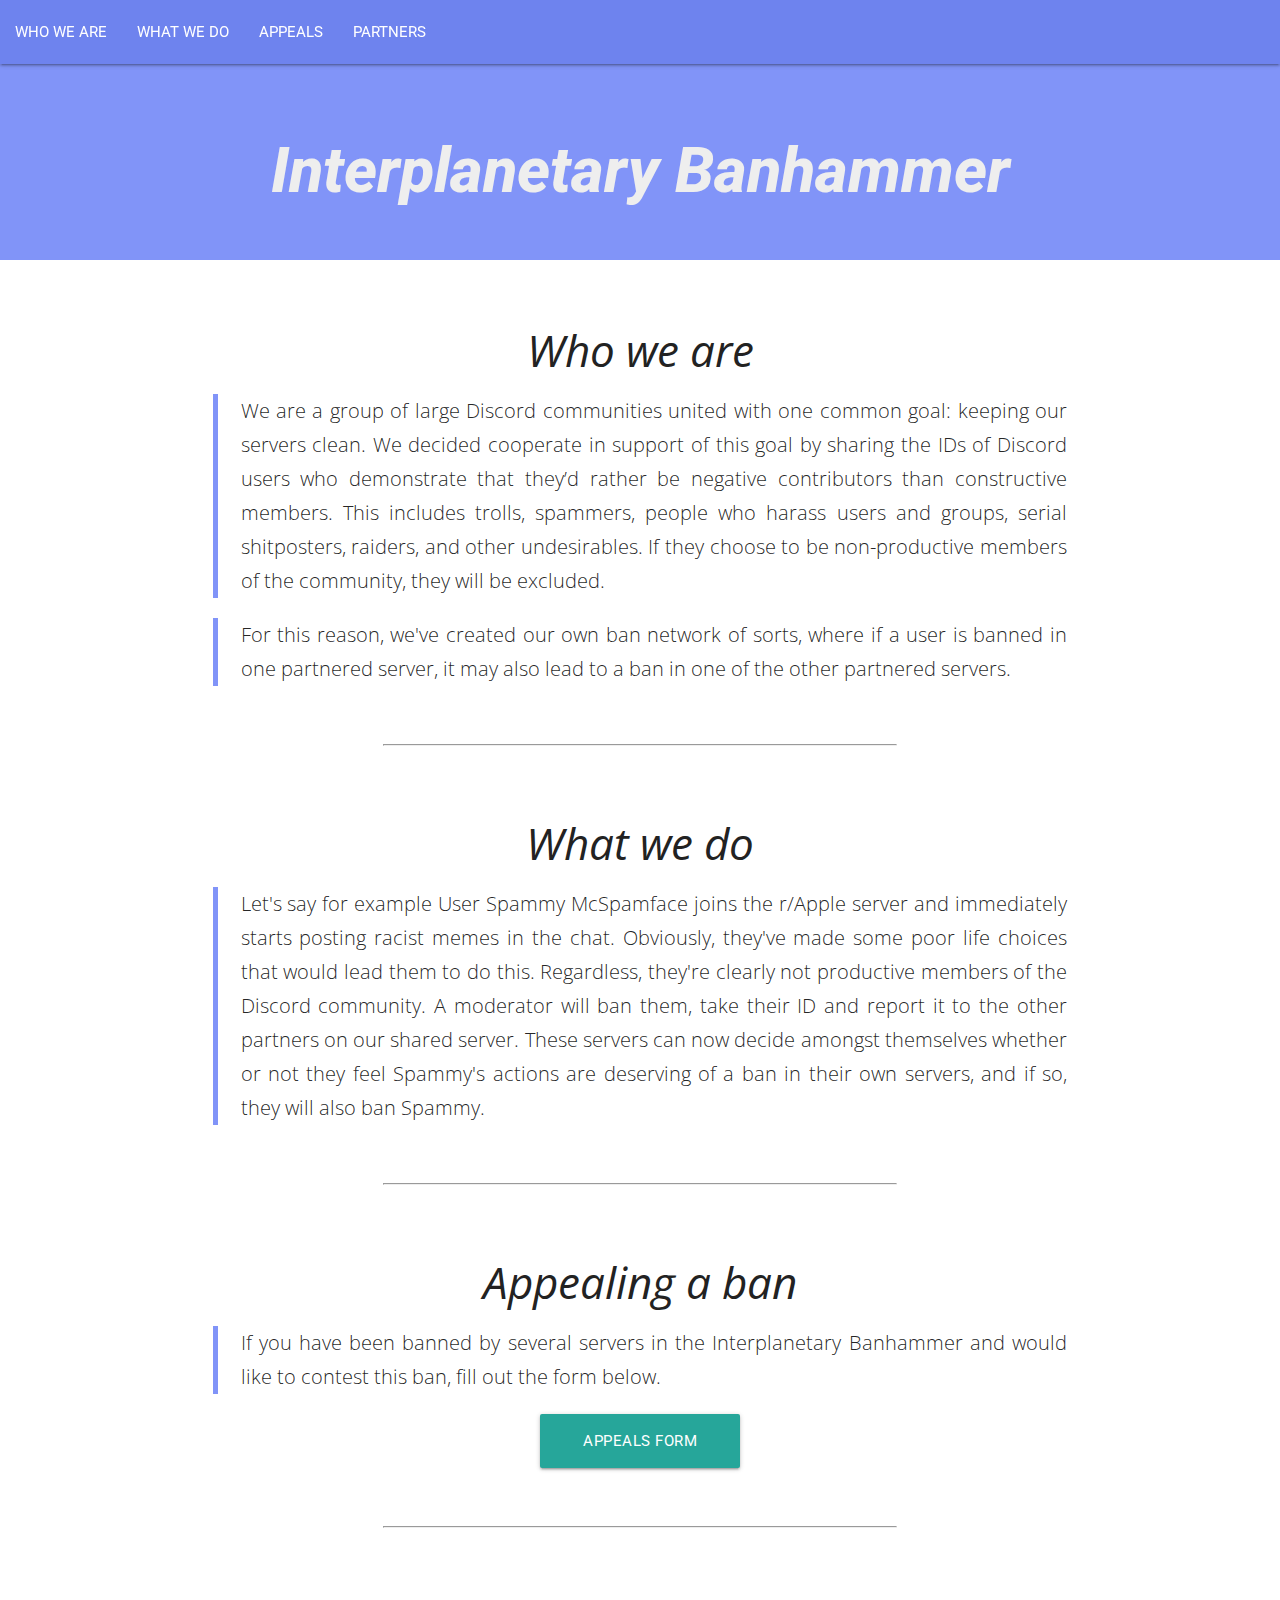
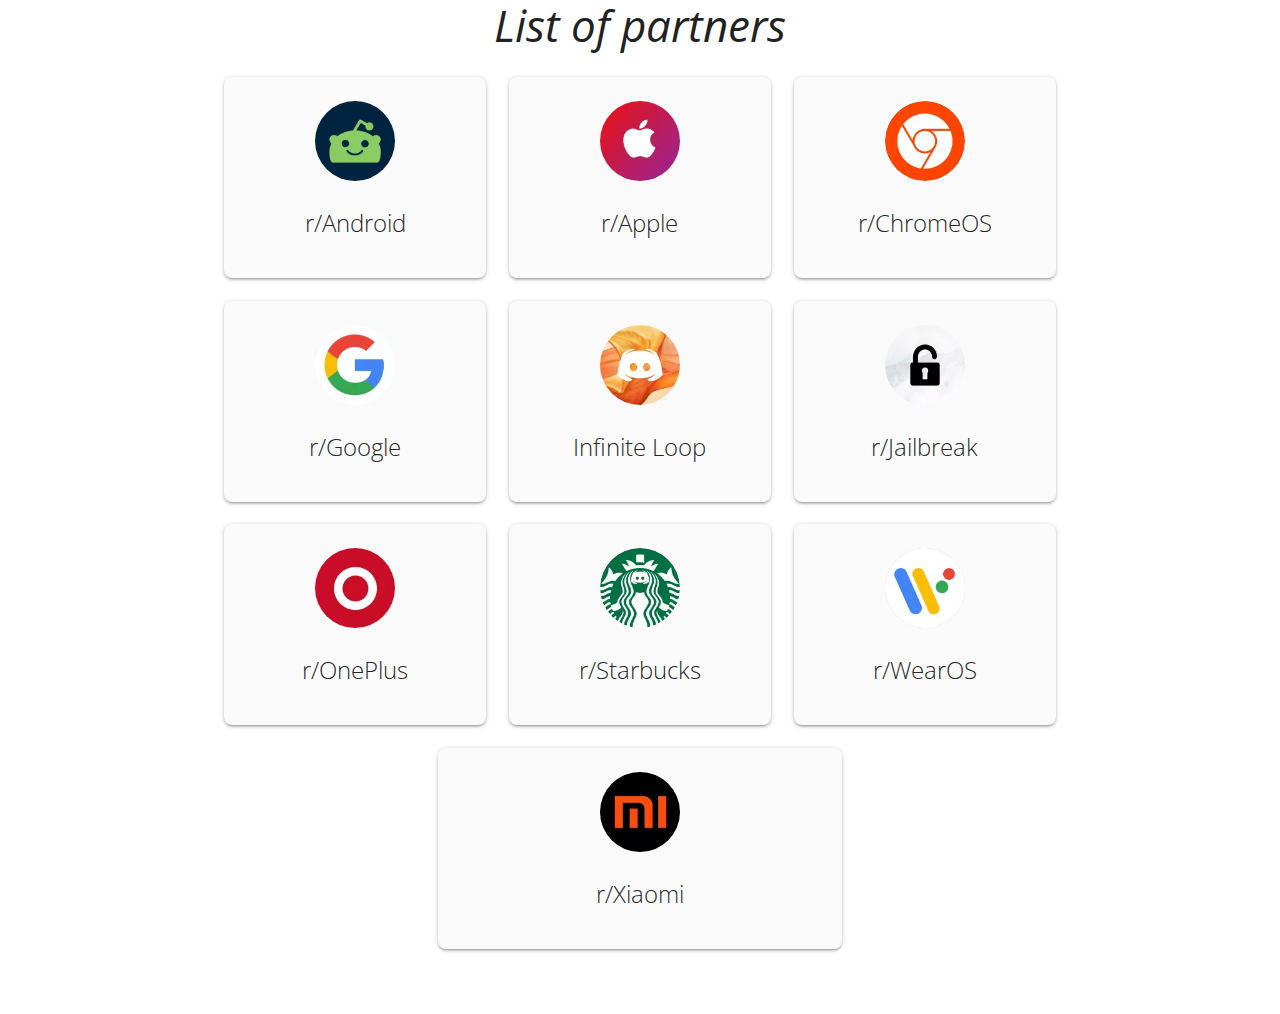
<file: index.html>
<!DOCTYPE html>
<html>

<head>
    <meta charset="utf-8">
    <meta http-equiv="X-UA-Compatible" content="IE=edge">
    <title>Interplanetary Banhammer</title>
    <meta name="viewport" content="width=device-width, initial-scale=1">
    <link rel="stylesheet" href="https://cdnjs.cloudflare.com/ajax/libs/materialize/1.0.0/css/materialize.min.css">
    <link href="https://fonts.googleapis.com/icon?family=Material+Icons" rel="stylesheet">
    <link rel="stylesheet" type="text/css" media="screen" href="assets/styles.css">
</head>

<body>
    <div class="navbar-fixed">
        <nav>
            <div class="nav-wrapper">
                <a href="#" data-target="mobile-demo" class="sidenav-trigger"><i class="material-icons">menu</i></a>
                <ul class="hide-on-med-and-down">
                    <li class="tab"><a href="#who-we-are">WHO WE ARE</a></li>
                    <li class="tab"><a href="#what-we-do">WHAT WE DO</a></li>
                    <li class="tab"><a href="#appeals">APPEALS</a></li>
                    <li class="tab"><a href="#partners">PARTNERS</a></li>
                </ul>
            </div>
        </nav>
    </div>


    <ul class="sidenav" id="mobile-demo">
        <li class="tab"><a href="#who-we-are">Who we are</a></li>
        <li class="tab"><a href="#what-we-do">What we do</a></li>
        <li class="tab"><a href="#appeals">Appeals</a></li>
        <li class="tab"><a href="#partners">Partners</a></li>
    </ul>

    <div class="title-announce">
        <h1 class="center-align">Interplanetary Banhammer</h1>
    </div>

    <div class="sect" id="who-we-are">
        <h2 class="center-align">Who we are</h2>
        <div class="container">
            <blockquote>
                We are a group of large Discord communities united with one common goal: keeping our servers clean. We
                decided cooperate in support of this goal by sharing the IDs of Discord users who demonstrate that
                they’d rather be negative contributors than constructive members. This includes trolls, spammers,
                people who harass users and groups, serial shitposters, raiders, and other undesirables. If they choose
                to be non-productive members of the community, they will be excluded.
            </blockquote>
            <blockquote>
                For this reason, we've created our own ban network of sorts, where if a user is banned in one partnered
                server, it may also lead to a ban in one of the other partnered servers.
            </blockquote>
        </div>
    </div>

    <hr>

    <div class="sect" id="what-we-do">
        <div class="container">
            <h2 class="center-align">What we do</h2>
            <blockquote>
                Let's say for example User Spammy McSpamface joins the r/Apple server and immediately starts posting
                racist memes in the chat. Obviously, they've made some poor life choices that would lead them to do
                this. Regardless, they're clearly not productive members of the Discord community. A moderator will ban
                them, take their ID and report it to the other partners on our shared server. These servers can now
                decide amongst themselves whether or not they feel Spammy's actions are deserving of a ban in their own
                servers, and if so, they will also ban Spammy.
            </blockquote>
        </div>
    </div>

    <hr>

    <div class="sect" id="appeals">
        <div class="container">
            <h2 class="center-align">Appealing a ban</h2>
            <blockquote>If you have been banned by several servers in the Interplanetary Banhammer and would like to
                contest this ban, fill out the form below.</blockquote>
            <a class="btn-center btn-large btn-center hover waves-effect waves-light btn" href="https://docs.google.com/forms/d/e/1FAIpQLSeu2tsbOgSNxwFlwku2aAajKo1GKTwvRbyhaqh9vSq2OxaxyA/viewform?fbzx=6758522968115027024"
                target="_blank">APPEALS FORM</a>
        </div>
    </div>

    <hr>

    <div class="sect" id="partners">
        <h2 class="center-align">List of partners</h2>
        <div class="container">
            <div class="row">
                <div class="col s12 m4">
                    <div class="card-panel grey lighten-5 z-depth-1">
                        <img class="circle responsive-img partner-pic" src="assets/img/android.png">
                        <h3 class="partner">r/Android</h3>
                    </div>
                </div>

                <div class="col s12 m4">
                    <div class="card-panel grey lighten-5 z-depth-1">
                        <img class="circle responsive-img partner-pic" src="assets/img/apple.png">
                        <h3 class="partner">r/Apple</h3>
                    </div>
                </div>

                <div class="col s12 m4">
                    <div class="card-panel grey lighten-5 z-depth-1">
                        <img class="circle responsive-img partner-pic" src="assets/img/chromeos.png">
                        <h3 class="partner">r/ChromeOS</h3>
                    </div>
                </div>

                <div class="col s12 m4">
                    <div class="card-panel grey lighten-5 z-depth-1">
                        <img class="circle responsive-img partner-pic" src="assets/img/google.png">
                        <h3 class="partner">r/Google</h3>
                    </div>
                </div>

                <div class="col s12 m4">
                    <div class="card-panel grey lighten-5 z-depth-1">
                        <img class="circle responsive-img partner-pic" src="assets/img/infiniteloop.png">
                        <h3 class="partner">Infinite Loop</h3>
                    </div>
                </div>

                <div class="col s12 m4">
                    <div class="card-panel grey lighten-5 z-depth-1">
                        <img class="circle responsive-img partner-pic" src="assets/img/jailbreak.png">
                        <h3 class="partner">r/Jailbreak</h3>
                    </div>
                </div>

                <div class="col s12 m4">
                    <div class="card-panel grey lighten-5 z-depth-1">
                        <img class="circle responsive-img partner-pic" src="assets/img/oneplus.png">
                        <h3 class="partner">r/OnePlus</h3>
                    </div>
                </div>

                <div class="col s12 m4">
                    <div class="card-panel grey lighten-5 z-depth-1">
                        <img class="circle responsive-img partner-pic" src="assets/img/starbucks.png">
                        <h3 class="partner">r/Starbucks</h3>
                    </div>
                </div>

                <div class="col s12 m4">
                    <div class="card-panel grey lighten-5 z-depth-1">
                        <img class="circle responsive-img partner-pic" src="assets/img/wearos.png">
                        <h3 class="partner">r/WearOS</h3>
                    </div>
                </div>

                <div class="col s12 m6 offset-m3">
                    <div class="card-panel grey lighten-5 z-depth-1">
                        <img class="circle responsive-img partner-pic" src="assets/img/xiaomi.png">
                        <h3 class="partner">r/Xiaomi</h3>
                    </div>
                </div>
            </div>
        </div>
    </div>
    <script src="https://cdnjs.cloudflare.com/ajax/libs/jquery/3.3.1/jquery.min.js"></script>
    <script src="https://cdnjs.cloudflare.com/ajax/libs/materialize/1.0.0/js/materialize.min.js"></script>
    <script>
        $(document).ready(function () {
            $('.sidenav').sidenav();
        });
    </script>
</body>

</html>
</file>
<file: assets/styles.css>
@import url('https://fonts.googleapis.com/css?family=Open+Sans:300,400i');
@import url('https://fonts.googleapis.com/css?family=Roboto:800i');
html {
    scroll-behavior: smooth;
  }

nav{
    background-color: #6e83ee;
}

.title-announce {
    padding: 30px;
    background-color: #8194f8;
    width: 100%;
}

.title-announce h1 {
    color: #eee;
    font-weight: 800;
    font-family: 'Roboto', sans-serif;
    font-style: italic;
}

.sect h2 {
    color: #222;
    font-family: 'Open Sans', sans-serif;
    font-weight: 400;
    font-style: italic;
    font-size: 44px;
    margin-bottom: 20px;
}

blockquote {
    border-left-color: #8194f8;
    font-size: 20px;
    font-family: 'Open Sans', sans-serif;
    font-weight: 300;
    line-height: 1.7em;
    text-align: justify;
}

.partner {
    text-align: center;
    font-family: 'Open Sans', sans-serif;
    font-weight: 300;
    font-size: 24px;
}

.partner-pic {
    width: 80px;
    display: block;
    margin: 0 auto;
}
.sect {
    padding: 30px;
}

hr {
    width: 40%;
}

.btn-center {
    display: block;
    margin-left: auto;
    margin-right: auto;
    margin-bottom: 20px;
    width: 200px;
}

.card-panel {
    border-radius: 8px;
}

@media (max-width: 768px) {
    .title-announce {
        padding: 20px;
    }

    .title-announce h1 {
        font-size: 42px;
    }

    .sect {
        padding: 20px;
    }

    .sect h2 {
        font-size: 38px;
    }

    blockquote {
        font-size: 16px;
    }

    .partner-pic {
        width: 60px;
    }
}

@media (max-width: 793px) {
    .partner { 
        font-size: 20px;
    }
}

@media (max-width: 680px) {
    .partner {
        font-size: 16px;
    }
}
</file>
